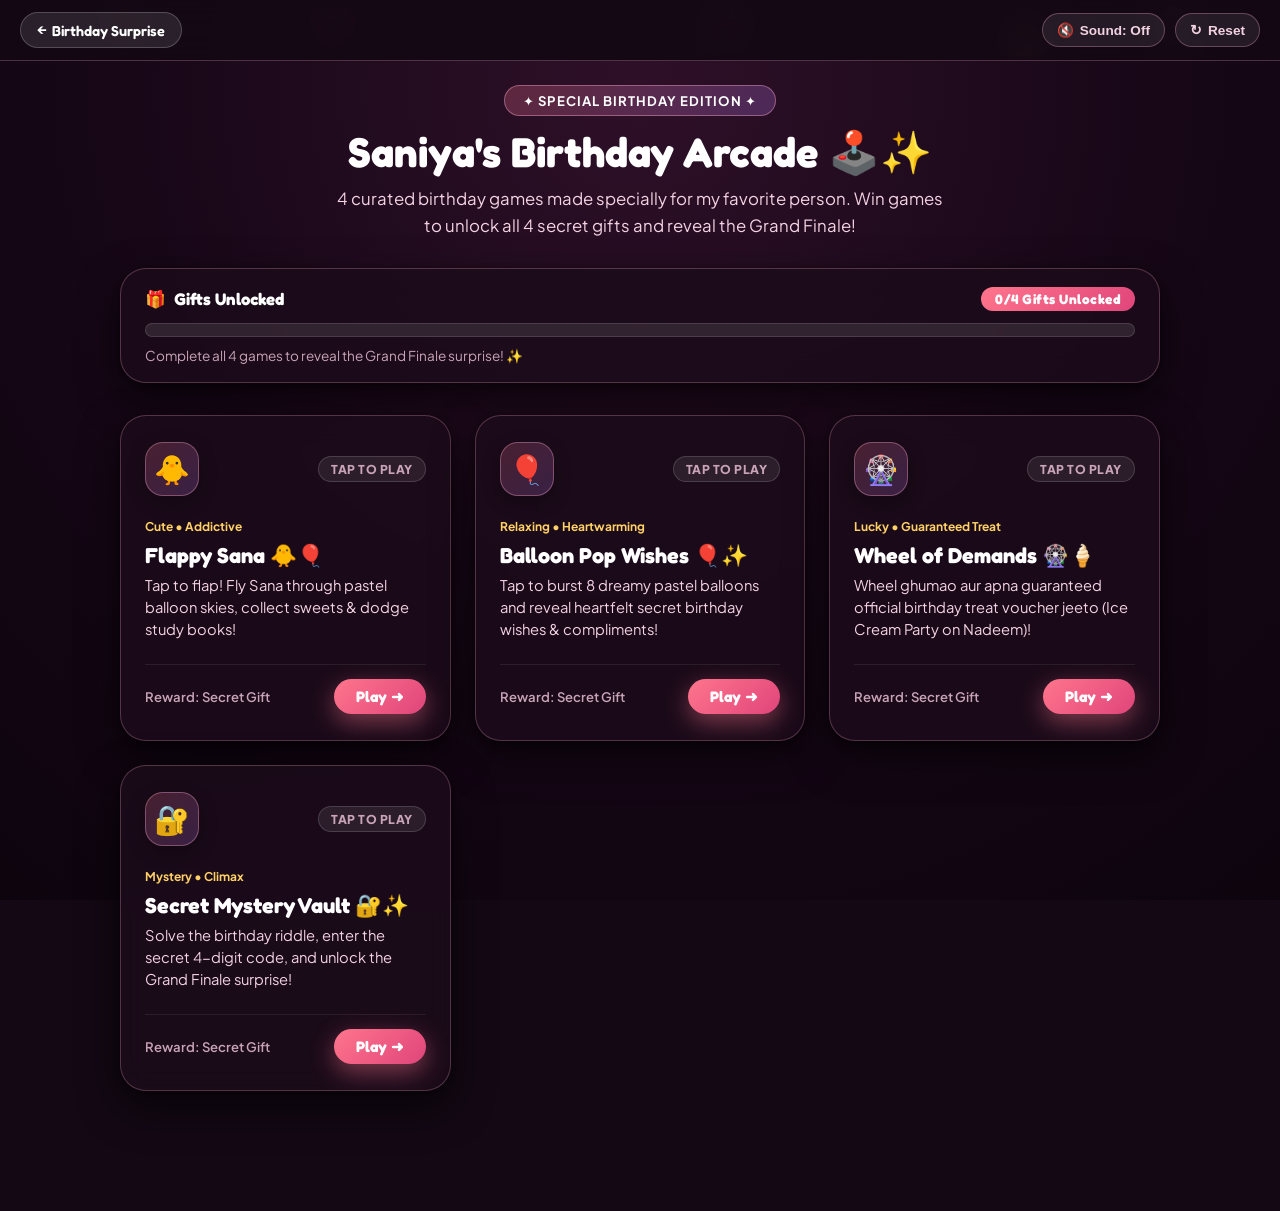
<file: arcade.html>
<!DOCTYPE html>
<html lang="en">
<head>
  <meta charset="UTF-8" />
  <meta name="viewport" content="width=device-width, initial-scale=1.0, maximum-scale=1.0, user-scalable=no" />
  <title>Saniya's Birthday Arcade 🎮✨</title>

  <!-- Google Fonts: Rounded & Aesthetic Display Fonts -->
  <link rel="preconnect" href="https://fonts.googleapis.com">
  <link rel="preconnect" href="https://fonts.gstatic.com" crossorigin>
  <link href="https://fonts.googleapis.com/css2?family=Caveat:wght@600;700&family=Fredoka:wght@400;500;600;700&family=Outfit:wght@400;500;600;700;800&family=Plus+Jakarta+Sans:wght@400;500;600;700;800&display=swap" rel="stylesheet">

  <link rel="stylesheet" href="arcade.css?v=2" />
</head>
<body class="arcade-body">

  <!-- Floating Balloons Ambient Background -->
  <div class="arcade-ambient-layer">
    <div class="floating-balloon balloon-1">🎈</div>
    <div class="floating-balloon balloon-2">💖</div>
    <div class="floating-balloon balloon-3">✨</div>
    <div class="floating-balloon balloon-4">🎂</div>
    <div class="floating-balloon balloon-5">🌸</div>
  </div>

  <!-- Top Sticky Arcade Navigation -->
  <header class="arcade-top-nav">
    <div class="arcade-nav-left">
      <a href="index.html" class="arcade-back-link" title="Return to Main Surprise">
        <span>←</span> <span>Birthday Surprise</span>
      </a>
    </div>
    <div class="arcade-nav-actions">
      <button type="button" class="arcade-sound-btn" id="arcade-sound-toggle" onclick="window.ArcadeUtils.SoundManager.toggleMute()">
        🔇 <span>Sound: Off</span>
      </button>
      <button type="button" class="arcade-sound-btn" onclick="if(confirm('Reset all 6 arcade games progress?')) window.ArcadeUtils.resetProgress()" title="Reset Progress">
        ↻ <span>Reset</span>
      </button>
    </div>
  </header>

  <!-- Master Arcade Container -->
  <main class="arcade-container">
    
    <!-- Hero Header -->
    <section class="arcade-hero">
      <div class="arcade-badge-pill">✦ SPECIAL BIRTHDAY EDITION ✦</div>
      <h1 class="arcade-hero-title" id="arcade-hero-title" title="Tap 5 times for a secret easter egg!">
        Saniya's Birthday Arcade 🕹️✨
      </h1>
      <p class="arcade-hero-sub">
        4 curated birthday games made specially for my favorite person. Win games to unlock all 4 secret gifts and reveal the Grand Finale!
      </p>
    </section>

    <!-- Progress Card (X/4 Gifts Unlocked) -->
    <section class="arcade-progress-card">
      <div class="progress-header-row">
        <div class="progress-title-tag">
          <span>🎁</span> <span>Gifts Unlocked</span>
        </div>
        <span class="progress-count-pill" id="progress-count-pill">0/4 Gifts Unlocked</span>
      </div>
      <div class="arcade-progress-track">
        <div class="arcade-progress-fill" id="arcade-progress-fill"></div>
      </div>
      <div class="progress-footer-note">
        <span>Complete all 4 games to reveal the Grand Finale surprise! ✨</span>
        <button type="button" class="grand-finale-cta-btn" id="arcade-finale-cta" style="display:none;" onclick="window.ArcadeHub.triggerGrandFinale()">
          🎉 Reveal Grand Finale! ➜
        </button>
      </div>
    </section>

    <!-- 4 Game Cards Grid -->
    <section class="arcade-games-grid" id="arcade-games-grid"></section>

  </main>

  <!-- ===================================================================== -->
  <!-- 🐥 GAME 1 VIEW: FLAPPY SANA (SKY HIGH ADVENTURE)                      -->
  <!-- ===================================================================== -->
  <div id="flappySana-view" class="arcade-game-view hidden">
    <div class="game-view-header">
      <div class="game-view-title-wrap">
        <span class="game-view-icon">🐥</span>
        <h2>Flappy Sana</h2>
      </div>
      <button type="button" class="arcade-back-link" onclick="window.ArcadeHub.closeGameView()">✕ Back</button>
    </div>
    <div class="game-view-container">
      <div class="flappysana-stage">
        <div class="flappysana-stats-bar">
          <span id="flappySana-score">Score: 0 / 10</span>
          <button type="button" class="arcade-back-link" id="flappySana-retry-btn" onclick="window.FlappySanaGame.reset()" style="display:none; padding:4px 12px; font-size:0.75rem; background:#ff4d6d; color:#fff;">Retry ↻</button>
        </div>
        <canvas class="flappysana-canvas" id="flappySana-canvas"></canvas>
        <div class="flappy-controls-bar">
          <button type="button" class="arcade-btn-play flappy-flap-btn" onclick="window.FlappySanaGame.flap()">
            TAP TO FLAP 🪽
          </button>
        </div>
        <p style="font-size:0.82rem; color:var(--arcade-text-muted); text-align:center;">
          💡 Tap screen or press Spacebar to flap & fly! Collect stars ⭐ and pass 10 points to win!
        </p>
      </div>
    </div>
  </div>

  <!-- ===================================================================== -->
  <!-- 🎈 GAME 2 VIEW: BALLOON POP WISHES                                    -->
  <!-- ===================================================================== -->
  <div id="balloonPop-view" class="arcade-game-view hidden">
    <div class="game-view-header">
      <div class="game-view-title-wrap">
        <span class="game-view-icon">🎈</span>
        <h2>Balloon Pop Wishes</h2>
      </div>
      <button type="button" class="arcade-back-link" onclick="window.ArcadeHub.closeGameView()">✕ Back</button>
    </div>
    <div class="game-view-container">
      <div id="balloonPop-stage"></div>
    </div>
  </div>

  <!-- ===================================================================== -->
  <!-- 🎡 GAME 3 VIEW: SANIYA KI FARMAISH - WHEEL OF DEMANDS (AFREEN STYLE)  -->
  <!-- ===================================================================== -->
  <div id="spinWheel-view" class="arcade-game-view hidden">
    <div class="game-view-header">
      <div class="game-view-title-wrap">
        <span class="game-view-icon">🎡</span>
        <h2>Wheel of Demands</h2>
      </div>
      <button type="button" class="arcade-back-link" onclick="window.ArcadeHub.closeGameView()">✕ Back</button>
    </div>
    <div class="game-view-container">
      <div id="spinWheel-stage"></div>
    </div>
  </div>

  <!-- ===================================================================== -->
  <!-- 🔐 GAME 4 VIEW: SECRET MYSTERY VAULT (GRAND CLIMAX)                   -->
  <!-- ===================================================================== -->
  <div id="secretVault-view" class="arcade-game-view hidden">
    <div class="game-view-header">
      <div class="game-view-title-wrap">
        <span class="game-view-icon">🔐</span>
        <h2>Secret Mystery Vault</h2>
      </div>
      <button type="button" class="arcade-back-link" onclick="window.ArcadeHub.closeGameView()">✕ Back</button>
    </div>
    <div class="game-view-container">
      <div id="secretVault-stage"></div>
    </div>
  </div>

  <!-- Scripts -->
  <script src="content.js?v=5"></script>
  <script src="utils.js?v=5"></script>
  <script src="flappySana.js?v=5"></script>
  <script src="balloonPop.js?v=5"></script>
  <script src="spinWheel.js?v=5"></script>
  <script src="secretVault.js?v=5"></script>
  <script src="arcade.js?v=5"></script>
  <!-- ✨ Magic Cursor Trail -->
  <script src="cursorTrail.js"></script>
</body>
</html>
</file>
<file: arcade.css>
/**
 * ==============================================================================
 * 🌸 SANIYA'S BIRTHDAY ARCADE - MASTER DESIGN SYSTEM & CSS STYLES 🌸
 * ==============================================================================
 * Theme: Soft dreamy glassmorphism, pastel pinks, lilacs, creamy ivories, warm gold
 * Micro-animations, responsive 360px+ mobile-first layout.
 * ==============================================================================
 */

:root {
  /* ─── DREAMY PASTEL PALETTE ─── */
  --arcade-bg: #130814;
  --arcade-gradient: radial-gradient(circle at 50% 10%, #2e1028 0%, #170717 50%, #0d040e 100%);
  
  --arcade-pink-100: #ffe5ec;
  --arcade-pink-300: #ffb3c1;
  --arcade-pink-500: #ff758c;
  --arcade-pink-700: #e0457b;
  --arcade-pink-900: #a31d4e;

  --arcade-lilac-100: #f3e8ff;
  --arcade-lilac-300: #d8b4fe;
  --arcade-lilac-500: #b87cf8;

  --arcade-gold: #ffd166;
  --arcade-peach: #ffb347;
  --arcade-mint: #a0e7e5;

  --arcade-card-bg: rgba(28, 12, 27, 0.88);
  --arcade-card-border: rgba(255, 175, 204, 0.25);
  --arcade-card-hover: rgba(42, 17, 39, 0.95);
  --arcade-glass: rgba(255, 255, 255, 0.08);

  --arcade-text-title: #ffffff;
  --arcade-text-sub: #f3d2e2;
  --arcade-text-muted: #c9a4b8;
  --arcade-text-dark: #1f0f1c;

  /* Typography */
  --font-display: 'Fredoka', 'Outfit', sans-serif;
  --font-body: 'Plus Jakarta Sans', system-ui, sans-serif;
  --font-script: 'Caveat', cursive;

  /* Radii */
  --radius-lg: 26px;
  --radius-md: 18px;
  --radius-sm: 12px;
  --radius-pill: 9999px;

  /* Shadows */
  --shadow-card: 0 16px 40px rgba(0, 0, 0, 0.6), 0 2px 10px rgba(0, 0, 0, 0.4);
  --shadow-btn: 0 8px 24px rgba(255, 117, 140, 0.45);
  --shadow-glow: 0 0 25px rgba(255, 117, 140, 0.35);
}

/* ─── RESET & BASE ─── */
*, *::before, *::after {
  box-sizing: border-box;
  margin: 0;
  padding: 0;
  -webkit-tap-highlight-color: transparent;
}

body.arcade-body {
  font-family: var(--font-body);
  background: var(--arcade-bg);
  background-image: var(--arcade-gradient);
  background-attachment: fixed;
  color: var(--arcade-text-sub);
  min-height: 100vh;
  overflow-x: hidden;
  position: relative;
}

/* Floating Balloons Ambient Layer */
.arcade-ambient-layer {
  position: fixed;
  top: 0;
  left: 0;
  width: 100%;
  height: 100%;
  pointer-events: none;
  z-index: 0;
  overflow: hidden;
}

.floating-balloon {
  position: absolute;
  font-size: 2.2rem;
  opacity: 0.18;
  animation: floatUpSlow linear infinite;
}

.balloon-1 { left: 8%;  animation-duration: 18s; animation-delay: 0s; }
.balloon-2 { left: 24%; animation-duration: 22s; animation-delay: 4s; font-size: 2.6rem; }
.balloon-3 { left: 55%; animation-duration: 20s; animation-delay: 2s; }
.balloon-4 { left: 78%; animation-duration: 25s; animation-delay: 6s; font-size: 2.8rem; }
.balloon-5 { left: 90%; animation-duration: 19s; animation-delay: 1s; }

@keyframes floatUpSlow {
  0% { transform: translateY(110vh) rotate(0deg); }
  100% { transform: translateY(-20vh) rotate(20deg); }
}

/* ─── TOP ARCADE BAR ─── */
.arcade-top-nav {
  position: sticky;
  top: 0;
  left: 0;
  right: 0;
  z-index: 100;
  backdrop-filter: blur(16px);
  -webkit-backdrop-filter: blur(16px);
  background: rgba(19, 8, 20, 0.88);
  border-bottom: 1px solid var(--arcade-card-border);
  padding: 12px 20px;
  display: flex;
  align-items: center;
  justify-content: space-between;
  gap: 12px;
}

.arcade-nav-left {
  display: flex;
  align-items: center;
  gap: 12px;
}

.arcade-back-link {
  display: inline-flex;
  align-items: center;
  gap: 6px;
  background: rgba(255, 255, 255, 0.1);
  color: #ffffff;
  text-decoration: none;
  font-family: var(--font-display);
  font-weight: 600;
  font-size: 0.9rem;
  padding: 8px 16px;
  border-radius: var(--radius-pill);
  border: 1px solid rgba(255, 255, 255, 0.2);
  transition: all 0.2s ease;
  cursor: pointer;
}

.arcade-back-link:hover {
  background: rgba(255, 117, 140, 0.35);
  border-color: var(--arcade-pink-300);
  transform: translateX(-3px);
}

.arcade-nav-actions {
  display: flex;
  align-items: center;
  gap: 10px;
}

.arcade-sound-btn {
  background: rgba(255, 255, 255, 0.08);
  border: 1px solid rgba(255, 175, 204, 0.3);
  color: var(--arcade-text-sub);
  padding: 8px 14px;
  border-radius: var(--radius-pill);
  font-size: 0.85rem;
  font-weight: 600;
  cursor: pointer;
  display: inline-flex;
  align-items: center;
  gap: 6px;
  transition: all 0.2s ease;
}

.arcade-sound-btn:hover {
  background: rgba(255, 255, 255, 0.16);
  color: #ffffff;
}

.arcade-sound-btn.sound-active {
  background: rgba(255, 117, 140, 0.25);
  border-color: var(--arcade-pink-500);
  color: #ffffff;
}

/* ─── ARCADE WRAPPER ─── */
.arcade-container {
  max-width: 1080px;
  margin: 0 auto;
  padding: 24px 20px 80px;
  position: relative;
  z-index: 10;
}

/* ─── HERO HEADER ─── */
.arcade-hero {
  text-align: center;
  margin-bottom: 28px;
}

.arcade-badge-pill {
  display: inline-flex;
  align-items: center;
  gap: 8px;
  background: linear-gradient(135deg, rgba(255, 117, 140, 0.25), rgba(184, 124, 248, 0.25));
  border: 1px solid rgba(255, 175, 204, 0.4);
  color: #ffffff;
  padding: 6px 18px;
  border-radius: var(--radius-pill);
  font-size: 0.82rem;
  font-weight: 700;
  letter-spacing: 1px;
  margin-bottom: 12px;
  text-transform: uppercase;
}

.arcade-hero-title {
  font-family: var(--font-display);
  font-size: 2.6rem;
  font-weight: 800;
  color: #ffffff;
  line-height: 1.15;
  margin-bottom: 10px;
  cursor: pointer;
  user-select: none;
  transition: transform 0.2s ease;
}

.arcade-hero-title:active {
  transform: scale(0.98);
}

.arcade-hero-sub {
  font-size: 1.05rem;
  color: var(--arcade-text-sub);
  max-width: 620px;
  margin: 0 auto 20px;
  line-height: 1.6;
}

/* ─── PROGRESS BAR (X/6 GIFTS) ─── */
.arcade-progress-card {
  background: var(--arcade-card-bg);
  border: 1px solid var(--arcade-card-border);
  backdrop-filter: blur(14px);
  -webkit-backdrop-filter: blur(14px);
  border-radius: var(--radius-lg);
  padding: 18px 24px;
  box-shadow: var(--shadow-card);
  margin-bottom: 32px;
}

.progress-header-row {
  display: flex;
  align-items: center;
  justify-content: space-between;
  margin-bottom: 12px;
  font-family: var(--font-display);
}

.progress-title-tag {
  display: flex;
  align-items: center;
  gap: 8px;
  color: #ffffff;
  font-weight: 700;
  font-size: 1.05rem;
}

.progress-count-pill {
  background: linear-gradient(135deg, var(--arcade-pink-500), var(--arcade-pink-700));
  color: #ffffff;
  padding: 4px 14px;
  border-radius: var(--radius-pill);
  font-size: 0.85rem;
  font-weight: 800;
  letter-spacing: 0.5px;
}

.arcade-progress-track {
  width: 100%;
  height: 14px;
  background: rgba(255, 255, 255, 0.1);
  border-radius: var(--radius-pill);
  overflow: hidden;
  position: relative;
  border: 1px solid rgba(255, 255, 255, 0.12);
}

.arcade-progress-fill {
  height: 100%;
  width: 0%;
  background: linear-gradient(90deg, #ff758c, #ffd166, #b87cf8);
  border-radius: var(--radius-pill);
  transition: width 0.6s cubic-bezier(0.34, 1.56, 0.64, 1);
  box-shadow: 0 0 14px rgba(255, 117, 140, 0.8);
}

.progress-footer-note {
  margin-top: 10px;
  font-size: 0.85rem;
  color: var(--arcade-text-muted);
  display: flex;
  align-items: center;
  justify-content: space-between;
}

.grand-finale-cta-btn {
  background: linear-gradient(135deg, #ffd166, #ff758c);
  border: none;
  color: #21091a;
  font-family: var(--font-display);
  font-size: 0.88rem;
  font-weight: 800;
  padding: 6px 16px;
  border-radius: var(--radius-pill);
  cursor: pointer;
  display: inline-flex;
  align-items: center;
  gap: 6px;
  box-shadow: 0 4px 14px rgba(255, 209, 102, 0.4);
  transition: all 0.2s ease;
}

.grand-finale-cta-btn:hover {
  transform: translateY(-2px);
  box-shadow: 0 6px 20px rgba(255, 209, 102, 0.6);
}

/* ─── GAMES GRID ─── */
.arcade-games-grid {
  display: grid;
  grid-template-columns: repeat(auto-fit, minmax(300px, 1fr));
  gap: 24px;
  margin-bottom: 40px;
}

.arcade-game-card {
  background: var(--arcade-card-bg);
  border: 1px solid var(--arcade-card-border);
  backdrop-filter: blur(14px);
  -webkit-backdrop-filter: blur(14px);
  border-radius: var(--radius-lg);
  padding: 26px 24px;
  box-shadow: var(--shadow-card);
  display: flex;
  flex-direction: column;
  justify-content: space-between;
  gap: 18px;
  position: relative;
  overflow: hidden;
  transition: transform 0.25s ease, box-shadow 0.25s ease, border-color 0.25s ease;
  cursor: pointer;
}

.arcade-game-card:hover {
  transform: translateY(-5px);
  background: var(--arcade-card-hover);
  border-color: rgba(255, 175, 204, 0.6);
  box-shadow: 0 24px 50px rgba(0, 0, 0, 0.75), var(--shadow-glow);
}

.card-top-row {
  display: flex;
  align-items: center;
  justify-content: space-between;
}

.game-icon-box {
  width: 54px;
  height: 54px;
  background: linear-gradient(135deg, rgba(255, 117, 140, 0.2), rgba(184, 124, 248, 0.2));
  border: 1px solid rgba(255, 175, 204, 0.35);
  border-radius: var(--radius-md);
  display: flex;
  align-items: center;
  justify-content: center;
  font-size: 1.8rem;
  box-shadow: 0 6px 18px rgba(0, 0, 0, 0.3);
}

.game-status-badge {
  font-size: 0.76rem;
  font-weight: 800;
  padding: 4px 12px;
  border-radius: var(--radius-pill);
  letter-spacing: 0.5px;
  text-transform: uppercase;
}

.badge-locked {
  background: rgba(255, 255, 255, 0.08);
  color: var(--arcade-text-muted);
  border: 1px solid rgba(255, 255, 255, 0.15);
}

.badge-completed {
  background: linear-gradient(135deg, #10b981, #059669);
  color: #ffffff;
  box-shadow: 0 4px 12px rgba(16, 185, 129, 0.4);
}

.game-info-wrap h3 {
  font-family: var(--font-display);
  font-size: 1.35rem;
  font-weight: 700;
  color: #ffffff;
  margin-bottom: 6px;
}

.game-difficulty-tag {
  display: inline-block;
  font-size: 0.75rem;
  color: var(--arcade-gold);
  font-weight: 700;
  margin-bottom: 8px;
}

.game-info-wrap p {
  font-size: 0.92rem;
  color: var(--arcade-text-sub);
  line-height: 1.5;
}

.card-action-row {
  display: flex;
  align-items: center;
  justify-content: space-between;
  margin-top: 6px;
  padding-top: 14px;
  border-top: 1px solid rgba(255, 255, 255, 0.08);
}

.game-best-score {
  font-size: 0.82rem;
  color: var(--arcade-text-muted);
  font-weight: 600;
}

.arcade-btn-play {
  background: linear-gradient(135deg, var(--arcade-pink-500), var(--arcade-pink-700));
  border: none;
  color: #ffffff;
  font-family: var(--font-display);
  font-size: 0.95rem;
  font-weight: 700;
  padding: 8px 22px;
  border-radius: var(--radius-pill);
  cursor: pointer;
  display: inline-flex;
  align-items: center;
  gap: 6px;
  box-shadow: var(--shadow-btn);
  transition: all 0.2s ease;
}

.arcade-btn-play:hover {
  transform: translateY(-2px);
  box-shadow: 0 8px 25px rgba(255, 117, 140, 0.6);
}

.arcade-btn-play:active {
  transform: scale(0.96);
}

/* ─── ACTIVE GAME MODAL / VIEW ─── */
.arcade-game-view {
  position: fixed;
  top: 0;
  left: 0;
  width: 100%;
  height: 100%;
  z-index: 500;
  background: rgba(14, 5, 15, 0.96);
  backdrop-filter: blur(18px);
  -webkit-backdrop-filter: blur(18px);
  display: flex;
  flex-direction: column;
  overflow-y: auto;
  opacity: 1;
  transition: opacity 0.3s ease;
}

.arcade-game-view.hidden {
  display: none;
  opacity: 0;
}

.game-view-header {
  position: sticky;
  top: 0;
  z-index: 510;
  background: rgba(22, 9, 23, 0.94);
  border-bottom: 1px solid var(--arcade-card-border);
  padding: 14px 20px;
  display: flex;
  align-items: center;
  justify-content: space-between;
  gap: 12px;
}

.game-view-title-wrap {
  display: flex;
  align-items: center;
  gap: 10px;
}

.game-view-icon {
  font-size: 1.5rem;
}

.game-view-title-wrap h2 {
  font-family: var(--font-display);
  font-size: 1.25rem;
  font-weight: 700;
  color: #ffffff;
}

.game-view-container {
  max-width: 680px;
  width: 100%;
  margin: 0 auto;
  padding: 24px 18px 60px;
  display: flex;
  flex-direction: column;
  align-items: center;
  min-height: calc(100vh - 70px);
}

/* ─── GAME 1: SANIYA-DLE (WORDLE) ─── */
.wordle-stage {
  width: 100%;
  max-width: 380px;
  display: flex;
  flex-direction: column;
  align-items: center;
  gap: 16px;
}

.wordle-clue-pill {
  background: rgba(255, 209, 102, 0.15);
  border: 1px solid rgba(255, 209, 102, 0.4);
  color: var(--arcade-gold);
  padding: 8px 16px;
  border-radius: var(--radius-pill);
  font-size: 0.88rem;
  font-weight: 600;
  text-align: center;
  width: 100%;
}

.wordle-grid {
  display: grid;
  grid-template-rows: repeat(6, 1fr);
  gap: 8px;
  width: 100%;
  max-width: 330px;
  aspect-ratio: 5 / 6;
}

.wordle-row {
  display: grid;
  grid-template-columns: repeat(5, 1fr);
  gap: 8px;
}

.wordle-tile {
  background: rgba(255, 255, 255, 0.06);
  border: 2px solid rgba(255, 175, 204, 0.25);
  border-radius: 12px;
  display: flex;
  align-items: center;
  justify-content: center;
  font-family: var(--font-display);
  font-size: 1.5rem;
  font-weight: 800;
  color: #ffffff;
  text-transform: uppercase;
  transition: transform 0.3s ease, background 0.3s ease, border-color 0.3s ease;
  user-select: none;
}

.wordle-tile.pop {
  transform: scale(1.1);
  border-color: rgba(255, 175, 204, 0.7);
}

.wordle-tile.correct {
  background: #10b981 !important;
  border-color: #10b981 !important;
  color: #ffffff !important;
}

.wordle-tile.present {
  background: #f59e0b !important;
  border-color: #f59e0b !important;
  color: #ffffff !important;
}

.wordle-tile.absent {
  background: #374151 !important;
  border-color: #374151 !important;
  color: #9ca3af !important;
}

.wordle-keyboard {
  width: 100%;
  max-width: 440px;
  display: flex;
  flex-direction: column;
  gap: 6px;
  margin-top: 10px;
}

.kb-row {
  display: flex;
  justify-content: center;
  gap: 4px;
}

.kb-key {
  background: rgba(255, 255, 255, 0.12);
  border: 1px solid rgba(255, 255, 255, 0.18);
  border-radius: 8px;
  color: #ffffff;
  font-family: var(--font-display);
  font-size: 0.95rem;
  font-weight: 700;
  height: 46px;
  min-width: 30px;
  flex: 1;
  display: flex;
  align-items: center;
  justify-content: center;
  cursor: pointer;
  user-select: none;
  transition: all 0.15s ease;
}

.kb-key.wide {
  flex: 1.6;
  font-size: 0.8rem;
}

.kb-key:active {
  transform: scale(0.92);
}

.kb-key.correct {
  background: #10b981 !important;
  border-color: #10b981 !important;
}

.kb-key.present {
  background: #f59e0b !important;
  border-color: #f59e0b !important;
}

.kb-key.absent {
  background: #1f2937 !important;
  opacity: 0.45;
}

/* ─── GAME 2: CONNECTIONS (WHO KNOWS SANA?) ─── */
.connections-stage {
  width: 100%;
  max-width: 520px;
  display: flex;
  flex-direction: column;
  gap: 16px;
}

.connections-status-row {
  display: flex;
  align-items: center;
  justify-content: space-between;
  background: rgba(255, 255, 255, 0.05);
  padding: 10px 18px;
  border-radius: var(--radius-pill);
  border: 1px solid rgba(255, 255, 255, 0.1);
  font-size: 0.88rem;
}

.mistakes-dots {
  display: inline-flex;
  gap: 6px;
  align-items: center;
}

.mistake-dot {
  width: 10px;
  height: 10px;
  border-radius: 50%;
  background: var(--arcade-pink-500);
}

.mistake-dot.used {
  background: rgba(255, 255, 255, 0.2);
}

.connections-revealed-list {
  display: flex;
  flex-direction: column;
  gap: 10px;
}

.revealed-category-card {
  padding: 14px 18px;
  border-radius: var(--radius-md);
  text-align: center;
  color: #1a0f18;
  animation: popIn 0.35s cubic-bezier(0.34, 1.56, 0.64, 1);
}

.revealed-category-card h4 {
  font-family: var(--font-display);
  font-size: 1.05rem;
  font-weight: 800;
  margin-bottom: 4px;
}

.revealed-category-card p {
  font-size: 0.88rem;
  font-weight: 600;
  opacity: 0.9;
}

.connections-grid {
  display: grid;
  grid-template-columns: repeat(4, 1fr);
  gap: 10px;
}

.connection-tile {
  background: rgba(45, 18, 42, 0.9);
  border: 1.5px solid rgba(255, 175, 204, 0.3);
  border-radius: 14px;
  min-height: 76px;
  padding: 8px 6px;
  display: flex;
  align-items: center;
  justify-content: center;
  text-align: center;
  font-size: 0.86rem;
  font-weight: 700;
  color: #ffffff;
  cursor: pointer;
  user-select: none;
  transition: all 0.2s ease;
  line-height: 1.25;
}

.connection-tile.selected {
  background: linear-gradient(135deg, var(--arcade-pink-700), var(--arcade-pink-500));
  border-color: #ffffff;
  transform: scale(0.97);
  box-shadow: 0 4px 14px rgba(255, 117, 140, 0.6);
}

.connection-tile.shake {
  animation: shakeX 0.4s ease;
}

@keyframes shakeX {
  0%, 100% { transform: translateX(0); }
  25% { transform: translateX(-6px); }
  75% { transform: translateX(6px); }
}

.connections-actions-bar {
  display: flex;
  justify-content: center;
  gap: 12px;
  margin-top: 8px;
}

/* ─── GAME 3: MEMORY MATCH ─── */
.memory-stage {
  width: 100%;
  max-width: 480px;
  display: flex;
  flex-direction: column;
  gap: 16px;
  align-items: center;
}

.memory-stats-bar {
  display: flex;
  gap: 14px;
  width: 100%;
  justify-content: space-around;
  background: rgba(255, 255, 255, 0.06);
  padding: 10px 18px;
  border-radius: var(--radius-pill);
  border: 1px solid rgba(255, 255, 255, 0.12);
  font-family: var(--font-display);
  font-size: 0.92rem;
  font-weight: 700;
  color: #ffffff;
}

.memory-grid {
  display: grid;
  grid-template-columns: repeat(4, 1fr);
  gap: 10px;
  width: 100%;
  perspective: 1000px;
}

.memory-card {
  aspect-ratio: 1;
  background: transparent;
  border: none;
  cursor: pointer;
  position: relative;
  transform-style: preserve-3d;
  transition: transform 0.45s cubic-bezier(0.34, 1.56, 0.64, 1);
  border-radius: 16px;
}

.memory-card.flipped {
  transform: rotateY(180deg);
}

.memory-card.matched {
  transform: rotateY(180deg);
  opacity: 0.85;
}

.memory-face {
  position: absolute;
  top: 0;
  left: 0;
  width: 100%;
  height: 100%;
  border-radius: 16px;
  backface-visibility: hidden;
  -webkit-backface-visibility: hidden;
  display: flex;
  align-items: center;
  justify-content: center;
  box-shadow: 0 4px 12px rgba(0, 0, 0, 0.4);
}

.face-back {
  background: linear-gradient(135deg, #2f122c, #190919);
  border: 2px solid rgba(255, 175, 204, 0.35);
  font-size: 1.6rem;
  color: var(--arcade-pink-300);
}

.face-front {
  background: #ffffff;
  border: 2px solid var(--arcade-pink-500);
  transform: rotateY(180deg);
  overflow: hidden;
}

.memory-img {
  width: 100%;
  height: 100%;
  object-fit: cover;
}

.memory-emoji-fallback {
  font-size: 2.2rem;
}

/* ─── GAME 4: 2048 CAKE EDITION ─── */
.game2048-stage {
  width: 100%;
  max-width: 400px;
  display: flex;
  flex-direction: column;
  gap: 14px;
  align-items: center;
}

.game2048-header-bar {
  display: flex;
  justify-content: space-between;
  width: 100%;
  align-items: center;
}

.score-box-wrap {
  display: flex;
  gap: 10px;
}

.score-box {
  background: rgba(255, 255, 255, 0.08);
  border: 1px solid rgba(255, 175, 204, 0.25);
  padding: 6px 14px;
  border-radius: var(--radius-sm);
  text-align: center;
}

.score-box-label {
  font-size: 0.7rem;
  color: var(--arcade-text-muted);
  text-transform: uppercase;
  font-weight: 700;
}

.score-box-val {
  font-family: var(--font-display);
  font-size: 1.25rem;
  font-weight: 800;
  color: #ffffff;
}

.game2048-board {
  width: 100%;
  aspect-ratio: 1;
  background: rgba(32, 13, 31, 0.95);
  border: 3px solid rgba(255, 175, 204, 0.3);
  border-radius: var(--radius-lg);
  padding: 10px;
  display: grid;
  grid-template-columns: repeat(4, 1fr);
  grid-template-rows: repeat(4, 1fr);
  gap: 10px;
  position: relative;
  touch-action: none;
}

.tile2048 {
  border-radius: 14px;
  display: flex;
  flex-direction: column;
  align-items: center;
  justify-content: center;
  font-family: var(--font-display);
  font-weight: 800;
  user-select: none;
  box-shadow: 0 4px 10px rgba(0, 0, 0, 0.35);
  transition: transform 0.15s ease;
  overflow: hidden;
  padding: 4px;
  text-align: center;
}

.tile2048-empty {
  background: rgba(255, 255, 255, 0.05);
}

.tile2048-emoji {
  font-size: 1.7rem;
  line-height: 1;
}

.tile2048-num {
  font-size: 0.85rem;
  margin-top: 2px;
}

.tile2048.pop {
  animation: popIn 0.2s cubic-bezier(0.34, 1.56, 0.64, 1);
}

@keyframes popIn {
  0% { transform: scale(0.6); opacity: 0; }
  100% { transform: scale(1); opacity: 1; }
}

/* ─── GAME 5: CATCH THE GIFTS ─── */
.catcher-stage {
  width: 100%;
  max-width: 440px;
  display: flex;
  flex-direction: column;
  gap: 12px;
  align-items: center;
}

.catcher-stats-bar {
  display: flex;
  justify-content: space-between;
  width: 100%;
  padding: 10px 18px;
  background: rgba(255, 255, 255, 0.08);
  border-radius: var(--radius-pill);
  border: 1px solid rgba(255, 175, 204, 0.25);
  font-family: var(--font-display);
  font-weight: 700;
  font-size: 0.92rem;
  color: #ffffff;
}

.catcher-lives-wrap {
  display: flex;
  gap: 4px;
}

.catcher-canvas {
  width: 100%;
  height: 440px;
  background: linear-gradient(180deg, #1e091e 0%, #100311 100%);
  border: 2px solid rgba(255, 175, 204, 0.3);
  border-radius: var(--radius-lg);
  box-shadow: var(--shadow-card);
  touch-action: none;
}

/* ─── GAME 6: SCRATCH CARDS + SPIN WHEEL ─── */
.rewards-stage {
  width: 100%;
  max-width: 580px;
  display: flex;
  flex-direction: column;
  gap: 28px;
  align-items: center;
}

.scratch-cards-grid {
  display: grid;
  grid-template-columns: repeat(auto-fit, minmax(220px, 1fr));
  gap: 16px;
  width: 100%;
}

.arcade-scratch-card {
  position: relative;
  background: #ffffff;
  border-radius: var(--radius-md);
  box-shadow: 0 10px 25px rgba(0, 0, 0, 0.4);
  height: 200px;
  overflow: hidden;
  border: 2px solid #ffb3c1;
}

.scratch-hidden-content {
  position: absolute;
  top: 0;
  left: 0;
  width: 100%;
  height: 100%;
  padding: 16px;
  display: flex;
  flex-direction: column;
  align-items: center;
  justify-content: center;
  text-align: center;
  color: var(--arcade-text-dark);
}

.scratch-icon {
  font-size: 2.2rem;
  margin-bottom: 6px;
}

.scratch-title {
  font-family: var(--font-display);
  font-size: 1.05rem;
  font-weight: 800;
  color: #8c1e3d;
  margin-bottom: 4px;
}

.scratch-terms {
  font-size: 0.78rem;
  color: #553344;
  line-height: 1.35;
}

.scratch-canvas {
  position: absolute;
  top: 0;
  left: 0;
  width: 100%;
  height: 100%;
  cursor: grab;
  touch-action: none;
}

/* Wheel Section */
.wheel-section-wrap {
  width: 100%;
  display: flex;
  flex-direction: column;
  align-items: center;
  gap: 16px;
  margin-top: 10px;
}

.wheel-container {
  position: relative;
  width: 290px;
  height: 290px;
}

.wheel-canvas {
  width: 100%;
  height: 100%;
  border-radius: 50%;
  box-shadow: 0 0 30px rgba(255, 117, 140, 0.4);
}

.wheel-pointer {
  position: absolute;
  top: -12px;
  left: 50%;
  transform: translateX(-50%);
  font-size: 2rem;
  z-index: 20;
  filter: drop-shadow(0 4px 6px rgba(0, 0, 0, 0.5));
}

/* ─── GRAND FINALE FULLSCREEN SURPRISE ─── */
.grand-finale-overlay {
  position: fixed;
  top: 0;
  left: 0;
  width: 100%;
  height: 100%;
  z-index: 1000;
  background: radial-gradient(circle at 50% 20%, #381232 0%, #180619 55%, #080208 100%);
  overflow-y: auto;
  display: flex;
  flex-direction: column;
  align-items: center;
  padding: 40px 20px 80px;
  animation: fadeIn 0.6s ease forwards;
}

.finale-card-stage {
  max-width: 660px;
  width: 100%;
  background: rgba(24, 9, 23, 0.92);
  border: 1.5px solid rgba(255, 175, 204, 0.35);
  backdrop-filter: blur(20px);
  -webkit-backdrop-filter: blur(20px);
  border-radius: 32px;
  padding: 36px 28px;
  box-shadow: 0 30px 80px rgba(0, 0, 0, 0.9), 0 0 40px rgba(255, 117, 140, 0.35);
  display: flex;
  flex-direction: column;
  align-items: center;
  text-align: center;
  gap: 20px;
}

.finale-badge {
  background: linear-gradient(135deg, #ffd166, #ff758c);
  color: #1a0815;
  font-family: var(--font-display);
  font-weight: 800;
  font-size: 0.82rem;
  padding: 6px 18px;
  border-radius: var(--radius-pill);
  letter-spacing: 1px;
}

.finale-title {
  font-family: var(--font-display);
  font-size: 2.4rem;
  font-weight: 800;
  color: #ffffff;
  line-height: 1.2;
}

.finale-letter-scroll {
  background: #fffefb;
  border: 1px solid rgba(220, 195, 202, 0.7);
  border-radius: var(--radius-md);
  padding: 28px 22px;
  text-align: left;
  color: #1c151a;
  box-shadow: inset 0 0 20px rgba(200, 180, 185, 0.25), 0 10px 25px rgba(0, 0, 0, 0.35);
  width: 100%;
  line-height: 1.85;
  font-size: 1rem;
}

.finale-salutation {
  font-family: var(--font-script);
  font-size: 2rem;
  font-weight: 800;
  color: #8c1e3d;
  margin-bottom: 12px;
}

.finale-body-text p {
  margin-bottom: 14px;
  color: #1c151a;
}

.finale-signoff {
  font-family: var(--font-script);
  font-size: 1.6rem;
  font-weight: 700;
  color: #8c1e3d;
  margin-top: 18px;
  border-top: 1px dashed rgba(200, 150, 170, 0.4);
  padding-top: 12px;
}

/* Interactive Finale Cake */
.finale-cake-interactive {
  display: flex;
  flex-direction: column;
  align-items: center;
  gap: 12px;
  margin-top: 10px;
}

.interactive-cake-box {
  cursor: pointer;
  padding: 10px;
  transition: transform 0.2s ease;
}

.interactive-cake-box:hover {
  transform: scale(1.04);
}

.cake-candles-row {
  display: flex;
  gap: 16px;
  justify-content: center;
  margin-bottom: -4px;
}

.interactive-candle {
  display: flex;
  flex-direction: column;
  align-items: center;
  cursor: pointer;
}

.candle-flame {
  width: 12px;
  height: 20px;
  background: linear-gradient(0deg, #ff9800, #ffeb3b);
  border-radius: 50% 50% 35% 35%;
  box-shadow: 0 0 16px #ff9800, 0 0 24px #ff5722;
  animation: flicker 0.6s infinite alternate;
  transition: opacity 0.4s ease, transform 0.4s ease;
}

.candle-flame.blown {
  opacity: 0;
  transform: scale(0.2) translateY(-10px);
}

.candle-stick {
  width: 8px;
  height: 28px;
  background: repeating-linear-gradient(45deg, #ff80ab, #ff80ab 4px, #ffffff 4px, #ffffff 8px);
  border-radius: 4px;
}

.cake-tiers-svg {
  font-size: 5rem;
  line-height: 1;
}

@keyframes flicker {
  0% { transform: scale(1) rotate(-2deg); }
  100% { transform: scale(1.1) rotate(2deg); }
}

/* ─── TOASTS & MODAL OVERLAYS ─── */
.arcade-toast-container {
  position: fixed;
  top: 76px;
  left: 50%;
  transform: translateX(-50%);
  z-index: 2000;
  display: flex;
  flex-direction: column;
  gap: 8px;
  pointer-events: none;
}

.arcade-toast {
  background: rgba(35, 14, 34, 0.96);
  border: 1px solid rgba(255, 175, 204, 0.5);
  box-shadow: 0 10px 30px rgba(0, 0, 0, 0.7);
  padding: 10px 22px;
  border-radius: var(--radius-pill);
  color: #ffffff;
  font-weight: 600;
  font-size: 0.92rem;
  display: flex;
  align-items: center;
  gap: 8px;
  animation: slideDown 0.3s cubic-bezier(0.34, 1.56, 0.64, 1);
}

.arcade-toast.toast-fadeout {
  opacity: 0;
  transform: translateY(-10px);
  transition: all 0.3s ease;
}

@keyframes slideDown {
  0% { opacity: 0; transform: translateY(-20px); }
  100% { opacity: 1; transform: translateY(0); }
}

/* Reward Modal Card */
.arcade-reward-modal-overlay {
  position: fixed;
  top: 0;
  left: 0;
  width: 100%;
  height: 100%;
  z-index: 1500;
  background: rgba(10, 3, 11, 0.88);
  backdrop-filter: blur(14px);
  -webkit-backdrop-filter: blur(14px);
  display: flex;
  align-items: center;
  justify-content: center;
  padding: 20px;
  animation: fadeIn 0.25s ease;
}

.arcade-reward-modal-card {
  background: rgba(28, 12, 27, 0.96);
  border: 1.5px solid rgba(255, 175, 204, 0.4);
  border-radius: var(--radius-lg);
  padding: 32px 28px;
  max-width: 440px;
  width: 100%;
  text-align: center;
  box-shadow: 0 25px 60px rgba(0, 0, 0, 0.8), var(--shadow-glow);
  display: flex;
  flex-direction: column;
  align-items: center;
  gap: 12px;
  animation: popIn 0.35s cubic-bezier(0.34, 1.56, 0.64, 1);
}

.reward-sparkles-row {
  font-size: 2.2rem;
}

.reward-badge-chip {
  background: linear-gradient(135deg, var(--arcade-pink-500), var(--arcade-pink-700));
  color: #ffffff;
  font-size: 0.75rem;
  font-weight: 800;
  letter-spacing: 1px;
  padding: 4px 14px;
  border-radius: var(--radius-pill);
}

.reward-title {
  font-family: var(--font-display);
  font-size: 1.45rem;
  font-weight: 800;
  color: #ffffff;
}

.reward-desc {
  font-size: 0.95rem;
  color: var(--arcade-text-sub);
  line-height: 1.5;
}

.reward-message-quote {
  font-size: 0.9rem;
  font-style: italic;
  color: var(--arcade-gold);
  padding: 8px 12px;
  background: rgba(255, 255, 255, 0.05);
  border-radius: var(--radius-sm);
  width: 100%;
}

.reward-claim-btn {
  margin-top: 10px;
  background: linear-gradient(135deg, #ffd166, #ff758c);
  color: #1c0818;
  font-family: var(--font-display);
  font-weight: 800;
  font-size: 1rem;
  padding: 12px 28px;
  border-radius: var(--radius-pill);
  border: none;
  cursor: pointer;
  box-shadow: 0 6px 20px rgba(255, 209, 102, 0.5);
  transition: all 0.2s ease;
}

.reward-claim-btn:hover {
  transform: translateY(-2px);
  box-shadow: 0 8px 25px rgba(255, 209, 102, 0.7);
}

.reward-modal-exit {
  opacity: 0;
  transform: scale(0.9);
  transition: all 0.25s ease;
}

/* Confetti Canvas */
.arcade-confetti-canvas {
  position: fixed;
  top: 0;
  left: 0;
  width: 100%;
  height: 100%;
  pointer-events: none;
  z-index: 2500;
}

@keyframes fadeIn {
  0% { opacity: 0; }
  100% { opacity: 1; }
}

/* ─── RESPONSIVE BREAKPOINTS (360px+) ─── */
@media (max-width: 600px) {
  .arcade-hero-title {
    font-size: 2.1rem;
  }
  .arcade-games-grid {
    grid-template-columns: 1fr;
  }
  .connections-grid {
    gap: 6px;
  }
  .connection-tile {
    min-height: 64px;
    font-size: 0.78rem;
    padding: 6px 4px;
  }
  .kb-key {
    height: 42px;
    font-size: 0.88rem;
  }
  .kb-key.wide {
    font-size: 0.74rem;
  }
}

/* ==============================================================================
 * 🐥 GAME 1: FLAPPY SANA STYLES
 * ============================================================================== */
.flappysana-stage {
  display: flex;
  flex-direction: column;
  align-items: center;
  max-width: 460px;
  margin: 0 auto;
  gap: 12px;
  width: 100%;
}

.flappysana-stats-bar {
  display: flex;
  justify-content: space-between;
  align-items: center;
  width: 100%;
  padding: 10px 16px;
  background: var(--arcade-card-bg);
  border: 1px solid var(--arcade-card-border);
  border-radius: var(--radius-md);
  font-family: var(--font-display);
  font-size: 1.1rem;
  color: #ffffff;
}

.flappysana-canvas {
  width: 100%;
  max-width: 440px;
  height: 400px;
  background: linear-gradient(180deg, #ffdde1 0%, #ee9ca7 50%, #b8c0ff 100%);
  border-radius: var(--radius-md);
  border: 2px solid var(--arcade-card-border);
  touch-action: none;
  cursor: pointer;
  box-shadow: 0 10px 30px rgba(0,0,0,0.4);
}

.flappy-controls-bar {
  margin-top: 8px;
  width: 100%;
  display: flex;
  justify-content: center;
}

.flappy-flap-btn {
  font-size: 1.15rem;
  padding: 14px 40px;
  border-radius: var(--radius-pill);
  background: linear-gradient(135deg, #ff758c, #ff7eb3);
  color: #ffffff;
  box-shadow: 0 8px 25px rgba(255, 117, 140, 0.5);
  border: none;
  cursor: pointer;
  font-weight: 800;
  transition: transform 0.1s ease;
}

.flappy-flap-btn:active {
  transform: scale(0.94);
}

/* ==============================================================================
 * 🎈 GAME 2: BALLOON POP WISHES STYLES
 * ============================================================================== */
.balloon-game-container {
  max-width: 500px;
  margin: 0 auto;
  display: flex;
  flex-direction: column;
  gap: 16px;
  width: 100%;
}

.balloon-stats-bar {
  display: flex;
  flex-direction: column;
  align-items: center;
  gap: 4px;
  background: var(--arcade-card-bg);
  padding: 12px;
  border-radius: var(--radius-md);
  border: 1px solid var(--arcade-card-border);
  text-align: center;
}

.balloon-counter-tag {
  font-family: var(--font-display);
  font-size: 1.15rem;
  color: var(--arcade-gold);
  font-weight: 700;
}

.balloon-sky-grid {
  display: grid;
  grid-template-columns: repeat(4, 1fr);
  gap: 20px 10px;
  padding: 24px 10px;
}

.balloon-item {
  display: flex;
  flex-direction: column;
  align-items: center;
  cursor: pointer;
  animation: balloonBob 3s ease-in-out infinite alternate;
  animation-delay: var(--bob-delay);
  transition: transform 0.2s ease;
}

.balloon-item:hover {
  transform: scale(1.12);
}

.balloon-sphere {
  width: 64px;
  height: 76px;
  background: radial-gradient(circle at 30% 30%, #ffffff 0%, var(--balloon-color) 45%, #220822 100%);
  border-radius: 50% 50% 50% 50% / 40% 40% 60% 60%;
  position: relative;
  display: flex;
  justify-content: center;
  align-items: center;
  box-shadow: 0 8px 20px rgba(0,0,0,0.35);
}

.balloon-shine {
  position: absolute;
  top: 10px;
  left: 12px;
  width: 12px;
  height: 18px;
  background: rgba(255,255,255,0.65);
  border-radius: 50%;
  transform: rotate(-35deg);
}

.balloon-number {
  font-family: var(--font-display);
  font-weight: 800;
  font-size: 1.15rem;
  color: #ffffff;
  text-shadow: 0 2px 5px rgba(0,0,0,0.6);
}

.balloon-knot {
  width: 8px;
  height: 6px;
  background: var(--balloon-color);
  border-radius: 2px 2px 5px 5px;
  margin-top: -2px;
}

.balloon-string {
  width: 1.5px;
  height: 28px;
  background: rgba(255,255,255,0.4);
}

.balloon-pop-burst {
  transform: scale(1.4) !important;
  opacity: 0;
  transition: transform 0.25s ease, opacity 0.25s ease;
}

.balloon-popped {
  visibility: hidden;
  pointer-events: none;
}

@keyframes balloonBob {
  from { transform: translateY(0px) rotate(-2deg); }
  to { transform: translateY(-16px) rotate(3deg); }
}

/* Wish Polaroid Modal */
.wish-modal-overlay {
  position: fixed;
  inset: 0;
  background: rgba(0,0,0,0.75);
  backdrop-filter: blur(8px);
  display: flex;
  justify-content: center;
  align-items: center;
  z-index: 2200;
  padding: 20px;
  animation: fadeIn 0.25s ease;
}

.wish-polaroid-card {
  background: #ffffff;
  color: #1c0818;
  border-radius: 16px;
  padding: 26px 20px 20px;
  max-width: 380px;
  width: 100%;
  box-shadow: 0 20px 50px rgba(0,0,0,0.8);
  text-align: center;
  display: flex;
  flex-direction: column;
  align-items: center;
  gap: 12px;
  transform: rotate(-1.5deg);
  animation: popScale 0.3s cubic-bezier(0.175, 0.885, 0.32, 1.275);
}

.wish-badge-chip {
  font-family: var(--font-display);
  font-weight: 700;
  font-size: 0.85rem;
  color: #ff4d6d;
  background: #ffe5ec;
  padding: 4px 12px;
  border-radius: var(--radius-pill);
}

.wish-card-title {
  font-family: var(--font-display);
  font-size: 1.45rem;
  color: #1f0f1c;
  font-weight: 800;
}

.wish-card-body {
  font-family: var(--font-body);
  font-size: 1.05rem;
  line-height: 1.6;
  color: #3d2b38;
  font-style: italic;
}

.wish-close-btn {
  margin-top: 8px;
  width: 100%;
}

.wish-modal-exit {
  opacity: 0;
  transform: scale(0.9);
  transition: all 0.25s ease;
}

/* ==============================================================================
 * 🎡 GAME 3: SANIYA KI FARMAISH - WHEEL OF DEMANDS (AFREEN STYLE)
 * ============================================================================== */
.wheel-stage-wrapper {
  text-align: center;
  max-width: 440px;
  margin: 0 auto;
  display: flex;
  flex-direction: column;
  align-items: center;
  width: 100%;
}

.wheel-sparkle-pill {
  font-size: 0.82rem;
  letter-spacing: 2px;
  color: var(--arcade-gold);
  font-weight: 800;
  background: rgba(255, 209, 102, 0.15);
  border: 1px solid rgba(255, 209, 102, 0.35);
  padding: 4px 14px;
  border-radius: var(--radius-pill);
  margin-bottom: 8px;
}

.wheel-main-title {
  font-family: var(--font-display);
  font-size: 1.6rem;
  color: #ffffff;
  margin-bottom: 4px;
}

.wheel-sub-desc {
  font-size: 0.88rem;
  color: var(--arcade-text-sub);
  margin-bottom: 12px;
}

.wheel-stage-container {
  position: relative;
  width: 320px;
  height: 320px;
  margin: 12px auto 20px;
  display: flex;
  align-items: center;
  justify-content: center;
}

.wheel-pointer-pin {
  position: absolute;
  top: -12px;
  left: 50%;
  transform: translateX(-50%);
  font-size: 1.8rem;
  color: #ff3366;
  text-shadow: 0 2px 8px rgba(0, 0, 0, 0.3);
  z-index: 25;
  filter: drop-shadow(0 2px 4px rgba(255, 51, 102, 0.5));
  animation: pointerPulse 1s infinite alternate;
}

@keyframes pointerPulse {
  0% { transform: translateX(-50%) translateY(0); }
  100% { transform: translateX(-50%) translateY(4px); }
}

.wheel-outer-ring {
  position: relative;
  width: 320px;
  height: 320px;
  border-radius: 50%;
  padding: 8px;
  background: radial-gradient(circle, #ffebee 0%, #f8bbd0 70%, #d49339 100%);
  box-shadow: 0 10px 30px rgba(255, 92, 138, 0.35), 0 0 20px rgba(212, 147, 57, 0.4);
  display: flex;
  align-items: center;
  justify-content: center;
}

#saniya-wheel-canvas {
  width: 304px;
  height: 304px;
  border-radius: 50%;
  transition: transform 4.2s cubic-bezier(0.15, 0.9, 0.2, 1);
}

.wheel-center-pin {
  position: absolute;
  top: 50%;
  left: 50%;
  transform: translate(-50%, -50%);
  width: 58px;
  height: 58px;
  background: radial-gradient(circle at 35% 35%, #ffffff 0%, #ffd700 60%, #b8860b 100%);
  border-radius: 50%;
  box-shadow: 0 4px 12px rgba(0, 0, 0, 0.3), inset 0 2px 4px rgba(255, 255, 255, 0.8);
  display: flex;
  align-items: center;
  justify-content: center;
  cursor: pointer;
  z-index: 20;
  user-select: none;
}

.wheel-center-pin .pin-text {
  font-size: 0.72rem;
  font-weight: 900;
  color: #5c3800;
  letter-spacing: 0.5px;
}

.spin-wheel-cta-btn {
  font-size: 1.05rem;
  padding: 14px 34px;
}

/* Wheel Voucher Modal (Afreen Style) */
.wheel-voucher-modal {
  position: fixed;
  top: 0;
  left: 0;
  width: 100%;
  height: 100%;
  z-index: 2200;
  display: none;
  align-items: center;
  justify-content: center;
  padding: 20px;
}

.wheel-voucher-modal.show {
  display: flex;
}

.wheel-voucher-modal .voucher-backdrop {
  position: absolute;
  top: 0;
  left: 0;
  width: 100%;
  height: 100%;
  background: rgba(45, 12, 25, 0.75);
  backdrop-filter: blur(14px);
  -webkit-backdrop-filter: blur(14px);
}

.voucher-card {
  position: relative;
  z-index: 10;
  width: 100%;
  max-width: 440px;
  background: #ffffff;
  border-radius: 26px;
  padding: 34px 22px;
  text-align: center;
  border: 2.5px solid #d49339;
  box-shadow: 0 20px 50px rgba(0, 0, 0, 0.5), 0 0 35px rgba(212, 147, 57, 0.4);
  animation: popScale 0.35s cubic-bezier(0.175, 0.885, 0.32, 1.275);
}

.voucher-gold-seal {
  display: inline-block;
  padding: 4px 16px;
  background: linear-gradient(135deg, #ffd700, #ffb300);
  color: #3e2723;
  font-family: var(--font-display);
  font-size: 0.82rem;
  font-weight: 800;
  letter-spacing: 1.5px;
  border-radius: var(--radius-pill);
  box-shadow: 0 4px 10px rgba(255, 179, 0, 0.4);
  margin-bottom: 12px;
}

.voucher-title {
  font-family: var(--font-display);
  font-size: 1.25rem;
  color: #b71c1c;
  letter-spacing: 1px;
  margin-bottom: 14px;
}

.voucher-prize-name {
  font-family: var(--font-display);
  font-size: 1.8rem;
  color: #880e4f;
  font-weight: 800;
  background: #fce4ec;
  border: 2px dashed #f48fb1;
  border-radius: 18px;
  padding: 14px 12px;
  margin: 12px 0 16px;
  box-shadow: inset 0 2px 6px rgba(0,0,0,0.06);
}

.voucher-disclaimer {
  font-size: 0.95rem;
  color: #4a1525;
  line-height: 1.6;
  margin-bottom: 14px;
}

.voucher-code-pill {
  display: inline-block;
  padding: 6px 16px;
  background: #f5f5f5;
  border: 1px solid #e0e0e0;
  border-radius: 8px;
  font-family: monospace;
  font-size: 0.88rem;
  font-weight: 700;
  color: #616161;
  letter-spacing: 1px;
  margin-bottom: 20px;
}

.voucher-claim-btn {
  width: 100%;
}

/* ==============================================================================
 * 🔐 GAME 4: SECRET MYSTERY VAULT STYLES
 * ============================================================================== */
.vault-container {
  max-width: 420px;
  margin: 0 auto;
  display: flex;
  flex-direction: column;
  gap: 16px;
  width: 100%;
}

.vault-clue-card {
  background: var(--arcade-card-bg);
  border: 2px solid var(--arcade-card-border);
  border-radius: var(--radius-lg);
  padding: 18px;
  text-align: center;
}

.vault-clue-badge {
  font-size: 0.8rem;
  letter-spacing: 2px;
  color: var(--arcade-gold);
  font-weight: 700;
}

.vault-clue-title {
  font-family: var(--font-display);
  font-size: 1.3rem;
  color: #ffffff;
  margin: 6px 0;
}

.vault-clue-hint {
  font-size: 0.88rem;
  color: var(--arcade-text-sub);
  line-height: 1.5;
}

.vault-safe-door-frame {
  background: #0c040d;
  border: 4px solid #3d1b38;
  border-radius: var(--radius-lg);
  padding: 20px;
  position: relative;
  overflow: hidden;
  box-shadow: inset 0 0 40px rgba(0,0,0,0.8), 0 16px 40px rgba(0,0,0,0.7);
  min-height: 460px;
  display: flex;
  flex-direction: column;
  justify-content: center;
  align-items: center;
}

.vault-safe-door {
  width: 100%;
  display: flex;
  flex-direction: column;
  align-items: center;
  gap: 14px;
  transition: transform 0.7s cubic-bezier(0.2, 0.8, 0.2, 1), opacity 0.5s ease;
}

.vault-door-open {
  transform: perspective(800px) rotateY(-85deg) translateX(-60px);
  opacity: 0;
  pointer-events: none;
}

.vault-wheel-hub {
  width: 80px;
  height: 80px;
  border-radius: 50%;
  background: radial-gradient(circle, #ffd166 0%, #b8860b 80%, #594103 100%);
  position: relative;
  display: flex;
  justify-content: center;
  align-items: center;
  box-shadow: 0 4px 15px rgba(0,0,0,0.6);
}

.vault-wheel-center {
  font-size: 1.8rem;
  z-index: 2;
}

.vault-wheel-handle {
  position: absolute;
  background: #ffd166;
  width: 8px;
  height: 102px;
  border-radius: 4px;
}

.handle-1 { transform: rotate(0deg); }
.handle-2 { transform: rotate(45deg); }
.handle-3 { transform: rotate(90deg); }
.handle-4 { transform: rotate(135deg); }

.wheel-spinning {
  animation: spinWheelOnce 0.7s cubic-bezier(0.4, 0, 0.2, 1);
}

@keyframes spinWheelOnce {
  0% { transform: rotate(0deg); }
  100% { transform: rotate(720deg); }
}

.vault-screen {
  width: 180px;
  height: 44px;
  background: #051408;
  border: 2px solid #0f5132;
  border-radius: 8px;
  display: flex;
  justify-content: center;
  align-items: center;
  box-shadow: inset 0 0 10px rgba(0,255,100,0.2);
}

.vault-digits {
  font-family: monospace;
  font-size: 1.35rem;
  color: #25d366;
  letter-spacing: 4px;
  font-weight: 800;
  text-shadow: 0 0 8px rgba(37,211,102,0.6);
}

.vault-screen.screen-error {
  background: #2b0b11;
  border-color: #ff4757;
}

.vault-screen.screen-error .vault-digits {
  color: #ff4757;
  text-shadow: 0 0 8px rgba(255,71,87,0.7);
}

.vault-screen.screen-success {
  background: #042612;
  border-color: #2ed573;
}

.vault-keypad {
  display: grid;
  grid-template-columns: repeat(3, 1fr);
  gap: 10px;
  width: 210px;
  margin-top: 6px;
}

.vault-key {
  height: 44px;
  border-radius: 10px;
  background: rgba(255,255,255,0.09);
  border: 1px solid rgba(255,255,255,0.18);
  color: #ffffff;
  font-family: var(--font-display);
  font-size: 1.2rem;
  font-weight: 700;
  cursor: pointer;
  transition: all 0.15s ease;
}

.vault-key:hover {
  background: rgba(255,255,255,0.18);
}

.vault-key:active {
  transform: scale(0.92);
}

.vault-key-fn {
  font-size: 0.92rem;
  background: rgba(255, 77, 109, 0.2);
  border-color: rgba(255, 77, 109, 0.4);
  color: #ff758c;
}

.vault-key-ok {
  background: rgba(6, 214, 160, 0.25);
  border-color: rgba(6, 214, 160, 0.5);
  color: #06d6a0;
}

.vault-chamber {
  display: none;
  position: absolute;
  inset: 0;
  flex-direction: column;
  justify-content: center;
  align-items: center;
  text-align: center;
  padding: 24px 20px;
  background: radial-gradient(circle at 50% 40%, rgba(255, 209, 102, 0.25) 0%, rgba(20, 5, 20, 0.95) 75%);
}

.vault-chamber.chamber-revealed {
  display: flex;
  animation: fadeIn 0.6s ease;
}

.chamber-key-trophy {
  font-size: 4rem;
  filter: drop-shadow(0 0 25px #ffd166);
  animation: bounceKey 2s infinite alternate;
}

@keyframes bounceKey {
  from { transform: translateY(0px) scale(1); }
  to { transform: translateY(-12px) scale(1.08); }
}

.chamber-title {
  font-family: var(--font-display);
  font-size: 1.35rem;
  color: #ffd166;
  margin: 10px 0 6px;
}

.chamber-desc {
  font-size: 0.92rem;
  color: #ffffff;
  line-height: 1.5;
  margin-bottom: 16px;
}

.chamber-unlock-btn {
  padding: 14px 32px;
  font-size: 1.05rem;
}
.cakeninja-stage {
  display: flex;
  flex-direction: column;
  align-items: center;
  max-width: 480px;
  margin: 0 auto;
  gap: 14px;
  width: 100%;
}

.cakeninja-stats-bar {
  display: flex;
  justify-content: space-between;
  align-items: center;
  width: 100%;
  padding: 10px 16px;
  background: var(--arcade-card-bg);
  border: 1px solid var(--arcade-card-border);
  border-radius: var(--radius-md);
  font-family: var(--font-display);
  font-size: 1.1rem;
  color: #ffffff;
}

.cakeninja-lives-wrap {
  font-size: 1.25rem;
  letter-spacing: 4px;
}

.cakeninja-canvas {
  width: 100%;
  max-width: 440px;
  height: 400px;
  background: linear-gradient(180deg, rgba(32, 12, 34, 0.9) 0%, rgba(18, 6, 19, 0.98) 100%);
  border-radius: var(--radius-md);
  border: 2px solid var(--arcade-card-border);
  touch-action: none;
  cursor: crosshair;
  box-shadow: inset 0 0 30px rgba(0,0,0,0.6), 0 12px 30px rgba(0,0,0,0.5);
}

/* ==============================================================================
 * 🐥 GAME 2: FLAPPY SANA STYLES
 * ============================================================================== */
.flappysana-stage {
  display: flex;
  flex-direction: column;
  align-items: center;
  max-width: 460px;
  margin: 0 auto;
  gap: 12px;
  width: 100%;
}

.flappysana-stats-bar {
  display: flex;
  justify-content: space-between;
  align-items: center;
  width: 100%;
  padding: 10px 16px;
  background: var(--arcade-card-bg);
  border: 1px solid var(--arcade-card-border);
  border-radius: var(--radius-md);
  font-family: var(--font-display);
  font-size: 1.1rem;
  color: #ffffff;
}

.flappysana-canvas {
  width: 100%;
  max-width: 440px;
  height: 400px;
  background: linear-gradient(180deg, #ffdde1 0%, #ee9ca7 50%, #b8c0ff 100%);
  border-radius: var(--radius-md);
  border: 2px solid var(--arcade-card-border);
  touch-action: none;
  cursor: pointer;
  box-shadow: 0 10px 30px rgba(0,0,0,0.4);
}

.flappy-controls-bar {
  margin-top: 8px;
  width: 100%;
  display: flex;
  justify-content: center;
}

.flappy-flap-btn {
  font-size: 1.15rem;
  padding: 14px 40px;
  border-radius: var(--radius-pill);
  background: linear-gradient(135deg, #ff758c, #ff7eb3);
  color: #ffffff;
  box-shadow: 0 8px 25px rgba(255, 117, 140, 0.5);
  border: none;
  cursor: pointer;
  font-weight: 800;
  transition: transform 0.1s ease;
}

.flappy-flap-btn:active {
  transform: scale(0.94);
}

/* ==============================================================================
 * 🚩 GAME 3: RED FLAG VS GREEN FLAG STYLES
 * ============================================================================== */
.flag-quiz-container {
  max-width: 440px;
  margin: 0 auto;
  display: flex;
  flex-direction: column;
  align-items: center;
  gap: 16px;
  width: 100%;
}

.flag-progress-row {
  width: 100%;
  display: flex;
  flex-direction: column;
  gap: 6px;
}

.flag-step-pill {
  font-family: var(--font-display);
  font-size: 0.95rem;
  color: var(--arcade-gold);
  text-align: center;
}

.flag-progress-bar-wrap {
  width: 100%;
  height: 8px;
  background: rgba(255,255,255,0.1);
  border-radius: var(--radius-pill);
  overflow: hidden;
}

.flag-progress-fill {
  height: 100%;
  background: linear-gradient(90deg, #ff758c, #ffd166);
  transition: width 0.3s ease;
}

.flag-card-deck {
  width: 100%;
  min-height: 250px;
  position: relative;
  display: flex;
  justify-content: center;
  align-items: center;
}

.flag-card {
  width: 100%;
  min-height: 230px;
  background: linear-gradient(145deg, rgba(45, 18, 42, 0.96), rgba(25, 10, 26, 0.98));
  border: 2px solid var(--arcade-pink-500);
  border-radius: var(--radius-lg);
  padding: 24px 20px;
  box-shadow: var(--shadow-card);
  display: flex;
  flex-direction: column;
  justify-content: space-between;
  text-align: center;
  transition: transform 0.25s ease, opacity 0.25s ease;
  user-select: none;
}

.flag-card-badge {
  font-size: 0.8rem;
  letter-spacing: 2px;
  color: var(--arcade-pink-300);
  font-weight: 700;
}

.flag-card-habit-text {
  font-family: var(--font-display);
  font-size: 1.25rem;
  color: #ffffff;
  line-height: 1.5;
  margin: 15px 0;
}

.flag-card-hint {
  font-size: 0.82rem;
  color: var(--arcade-text-muted);
}

.flag-exit-left {
  transform: translateX(-120%) rotate(-25deg) !important;
  opacity: 0 !important;
}

.flag-exit-right {
  transform: translateX(120%) rotate(25deg) !important;
  opacity: 0 !important;
}

.flag-actions-row {
  display: flex;
  gap: 16px;
  width: 100%;
  justify-content: center;
}

.flag-btn {
  flex: 1;
  padding: 16px 12px;
  border-radius: var(--radius-md);
  border: none;
  cursor: pointer;
  display: flex;
  flex-direction: column;
  align-items: center;
  gap: 6px;
  font-family: var(--font-display);
  font-weight: 800;
  font-size: 0.95rem;
  transition: transform 0.15s ease, box-shadow 0.2s ease;
}

.flag-btn:active {
  transform: scale(0.95);
}

.flag-btn-red {
  background: linear-gradient(135deg, #ff4d6d, #c9184a);
  color: #ffffff;
  box-shadow: 0 8px 24px rgba(255, 77, 109, 0.4);
}

.flag-btn-green {
  background: linear-gradient(135deg, #2ec4b6, #06d6a0);
  color: #ffffff;
  box-shadow: 0 8px 24px rgba(6, 214, 160, 0.4);
}

.verdict-certificate-card {
  background: linear-gradient(145deg, #2b1126, #160718);
  border: 2px solid var(--arcade-gold);
  border-radius: var(--radius-lg);
  padding: 28px 20px;
  text-align: center;
  max-width: 420px;
  margin: 0 auto;
  box-shadow: 0 0 35px rgba(255, 209, 102, 0.25);
  animation: fadeIn 0.4s ease;
}

.verdict-seal {
  font-size: 0.85rem;
  letter-spacing: 2px;
  color: var(--arcade-gold);
  font-weight: 800;
}

.verdict-title {
  font-family: var(--font-display);
  font-size: 1.6rem;
  color: #ffffff;
  margin: 10px 0;
}

.verdict-score-pills {
  display: flex;
  justify-content: center;
  gap: 12px;
  margin: 12px 0;
}

.pill-red {
  background: rgba(255, 77, 109, 0.2);
  border: 1px solid #ff4d6d;
  color: #ff85a1;
  padding: 6px 14px;
  border-radius: var(--radius-pill);
  font-weight: 700;
  font-size: 0.9rem;
}

.pill-green {
  background: rgba(6, 214, 160, 0.2);
  border: 1px solid #06d6a0;
  color: #70e000;
  padding: 6px 14px;
  border-radius: var(--radius-pill);
  font-weight: 700;
  font-size: 0.9rem;
}

.verdict-subtitle {
  font-size: 1.05rem;
  color: var(--arcade-peach);
  font-weight: 600;
  margin: 10px 0;
}

.verdict-divider {
  height: 2px;
  width: 60px;
  background: var(--arcade-card-border);
  margin: 14px auto;
}

.verdict-body-text {
  font-size: 0.95rem;
  color: var(--arcade-text-sub);
  line-height: 1.6;
}

.verdict-claim-btn {
  margin-top: 20px;
  width: 100%;
}

/* ==============================================================================
 * 🎈 GAME 4: BALLOON POP WISHES STYLES
 * ============================================================================== */
.balloon-game-container {
  max-width: 500px;
  margin: 0 auto;
  display: flex;
  flex-direction: column;
  gap: 16px;
  width: 100%;
}

.balloon-stats-bar {
  display: flex;
  flex-direction: column;
  align-items: center;
  gap: 4px;
  background: var(--arcade-card-bg);
  padding: 12px;
  border-radius: var(--radius-md);
  border: 1px solid var(--arcade-card-border);
  text-align: center;
}

.balloon-counter-tag {
  font-family: var(--font-display);
  font-size: 1.15rem;
  color: var(--arcade-gold);
  font-weight: 700;
}

.balloon-sky-grid {
  display: grid;
  grid-template-columns: repeat(4, 1fr);
  gap: 20px 10px;
  padding: 24px 10px;
}

.balloon-item {
  display: flex;
  flex-direction: column;
  align-items: center;
  cursor: pointer;
  animation: balloonBob 3s ease-in-out infinite alternate;
  animation-delay: var(--bob-delay);
  transition: transform 0.2s ease;
}

.balloon-item:hover {
  transform: scale(1.12);
}

.balloon-sphere {
  width: 64px;
  height: 76px;
  background: radial-gradient(circle at 30% 30%, #ffffff 0%, var(--balloon-color) 45%, #220822 100%);
  border-radius: 50% 50% 50% 50% / 40% 40% 60% 60%;
  position: relative;
  display: flex;
  justify-content: center;
  align-items: center;
  box-shadow: 0 8px 20px rgba(0,0,0,0.35);
}

.balloon-shine {
  position: absolute;
  top: 10px;
  left: 12px;
  width: 12px;
  height: 18px;
  background: rgba(255,255,255,0.65);
  border-radius: 50%;
  transform: rotate(-35deg);
}

.balloon-number {
  font-family: var(--font-display);
  font-weight: 800;
  font-size: 1.15rem;
  color: #ffffff;
  text-shadow: 0 2px 5px rgba(0,0,0,0.6);
}

.balloon-knot {
  width: 8px;
  height: 6px;
  background: var(--balloon-color);
  border-radius: 2px 2px 5px 5px;
  margin-top: -2px;
}

.balloon-string {
  width: 1.5px;
  height: 28px;
  background: rgba(255,255,255,0.4);
}

.balloon-pop-burst {
  transform: scale(1.4) !important;
  opacity: 0;
  transition: transform 0.25s ease, opacity 0.25s ease;
}

.balloon-popped {
  visibility: hidden;
  pointer-events: none;
}

@keyframes balloonBob {
  from { transform: translateY(0px) rotate(-2deg); }
  to { transform: translateY(-16px) rotate(3deg); }
}

/* Wish Polaroid Modal */
.wish-modal-overlay {
  position: fixed;
  inset: 0;
  background: rgba(0,0,0,0.75);
  backdrop-filter: blur(8px);
  display: flex;
  justify-content: center;
  align-items: center;
  z-index: 2200;
  padding: 20px;
  animation: fadeIn 0.25s ease;
}

.wish-polaroid-card {
  background: #ffffff;
  color: #1c0818;
  border-radius: 16px;
  padding: 26px 20px 20px;
  max-width: 380px;
  width: 100%;
  box-shadow: 0 20px 50px rgba(0,0,0,0.8);
  text-align: center;
  display: flex;
  flex-direction: column;
  align-items: center;
  gap: 12px;
  transform: rotate(-1.5deg);
  animation: popScale 0.3s cubic-bezier(0.175, 0.885, 0.32, 1.275);
}

.wish-badge-chip {
  font-family: var(--font-display);
  font-weight: 700;
  font-size: 0.85rem;
  color: #ff4d6d;
  background: #ffe5ec;
  padding: 4px 12px;
  border-radius: var(--radius-pill);
}

.wish-card-title {
  font-family: var(--font-display);
  font-size: 1.45rem;
  color: #1f0f1c;
  font-weight: 800;
}

.wish-card-body {
  font-family: var(--font-body);
  font-size: 1.05rem;
  line-height: 1.6;
  color: #3d2b38;
  font-style: italic;
}

.wish-close-btn {
  margin-top: 8px;
  width: 100%;
}

.wish-modal-exit {
  opacity: 0;
  transform: scale(0.9);
  transition: all 0.25s ease;
}

/* ==============================================================================
 * 🥠 GAME 5: KAWAII FORTUNE COOKIE & CRYSTAL BALL STYLES
 * ============================================================================== */
.fortune-container {
  max-width: 460px;
  margin: 0 auto;
  display: flex;
  flex-direction: column;
  gap: 20px;
  width: 100%;
}

.fortune-section-card {
  background: var(--arcade-card-bg);
  border: 2px solid var(--arcade-card-border);
  border-radius: var(--radius-lg);
  padding: 24px 18px;
  text-align: center;
}

.fortune-badge-tag {
  font-size: 0.8rem;
  letter-spacing: 2px;
  color: var(--arcade-gold);
  font-weight: 700;
}

.fortune-card-heading {
  font-family: var(--font-display);
  font-size: 1.35rem;
  color: #ffffff;
  margin: 8px 0;
}

.fortune-sub-note {
  font-size: 0.88rem;
  color: var(--arcade-text-muted);
}

.cookie-stage-wrap {
  margin-top: 18px;
  display: flex;
  flex-direction: column;
  align-items: center;
  gap: 16px;
}

.cookie-interactive {
  font-size: 4.8rem;
  cursor: pointer;
  display: inline-flex;
  transition: transform 0.2s ease;
  user-select: none;
}

.cookie-interactive:hover {
  transform: scale(1.1) rotate(4deg);
}

.cookie-interactive:active {
  transform: scale(0.95);
}

.cookie-broken .cookie-left {
  transform: translateX(-24px) rotate(-25deg);
  opacity: 0.6;
  transition: transform 0.4s ease;
}

.cookie-broken .cookie-right {
  transform: translateX(24px) rotate(25deg);
  opacity: 0.6;
  transition: transform 0.4s ease;
}

.fortune-scroll {
  display: none;
  background: #fffdf5;
  border: 2px dashed #e0a96d;
  border-radius: 12px;
  padding: 16px;
  color: #2e1c14;
  width: 100%;
  box-shadow: 0 10px 25px rgba(0,0,0,0.3);
  animation: scrollUnroll 0.4s ease;
}

.fortune-scroll.scroll-visible {
  display: block;
}

.scroll-seal {
  font-family: var(--font-display);
  font-weight: 800;
  font-size: 0.85rem;
  color: #c86400;
  letter-spacing: 1px;
}

.scroll-quote {
  font-size: 1rem;
  line-height: 1.5;
  font-weight: 600;
  margin: 8px 0;
  transition: opacity 0.2s ease;
}

@keyframes scrollUnroll {
  0% { transform: scaleY(0.2); opacity: 0; }
  100% { transform: scaleY(1); opacity: 1; }
}

.crystal-stage-wrap {
  margin-top: 18px;
  display: flex;
  flex-direction: column;
  align-items: center;
  gap: 14px;
}

.crystal-orb {
  width: 90px;
  height: 90px;
  border-radius: 50%;
  background: radial-gradient(circle at 30% 30%, #e0c3fc 0%, #8ec5fc 70%, #4a0e4e 100%);
  display: flex;
  justify-content: center;
  align-items: center;
  font-size: 2.8rem;
  cursor: pointer;
  box-shadow: 0 0 25px rgba(184, 124, 248, 0.4);
  transition: all 0.3s ease;
}

.crystal-orb:hover {
  transform: scale(1.08);
  box-shadow: 0 0 35px rgba(184, 124, 248, 0.7);
}

.crystal-glowing {
  animation: pulseGlow 1.5s infinite alternate;
}

@keyframes pulseGlow {
  0% { box-shadow: 0 0 20px rgba(184, 124, 248, 0.4); }
  100% { box-shadow: 0 0 40px rgba(255, 209, 102, 0.9); }
}

.crystal-result-box {
  display: none;
  background: rgba(255,255,255,0.08);
  border-radius: var(--radius-md);
  padding: 12px 16px;
  border: 1px solid var(--arcade-lilac-300);
  width: 100%;
  animation: fadeIn 0.3s ease;
}

.crystal-result-box.crystal-visible {
  display: block;
}

.crystal-vibe-title {
  font-family: var(--font-display);
  font-size: 1.15rem;
  color: var(--arcade-gold);
}

.crystal-vibe-desc {
  font-size: 0.9rem;
  color: #ffffff;
  margin-top: 4px;
}

.fortune-claim-cta {
  width: 100%;
  margin-top: 10px;
}

/* ==============================================================================
 * 🔐 GAME 6: SECRET MYSTERY VAULT STYLES
 * ============================================================================== */
.vault-container {
  max-width: 420px;
  margin: 0 auto;
  display: flex;
  flex-direction: column;
  gap: 16px;
  width: 100%;
}

.vault-clue-card {
  background: var(--arcade-card-bg);
  border: 2px solid var(--arcade-card-border);
  border-radius: var(--radius-lg);
  padding: 18px;
  text-align: center;
}

.vault-clue-badge {
  font-size: 0.8rem;
  letter-spacing: 2px;
  color: var(--arcade-gold);
  font-weight: 700;
}

.vault-clue-title {
  font-family: var(--font-display);
  font-size: 1.3rem;
  color: #ffffff;
  margin: 6px 0;
}

.vault-clue-hint {
  font-size: 0.88rem;
  color: var(--arcade-text-sub);
  line-height: 1.5;
}

.vault-safe-door-frame {
  background: #0c040d;
  border: 4px solid #3d1b38;
  border-radius: var(--radius-lg);
  padding: 20px;
  position: relative;
  overflow: hidden;
  box-shadow: inset 0 0 40px rgba(0,0,0,0.8), 0 16px 40px rgba(0,0,0,0.7);
  min-height: 460px;
  display: flex;
  flex-direction: column;
  justify-content: center;
  align-items: center;
}

.vault-safe-door {
  width: 100%;
  display: flex;
  flex-direction: column;
  align-items: center;
  gap: 14px;
  transition: transform 0.7s cubic-bezier(0.2, 0.8, 0.2, 1), opacity 0.5s ease;
}

.vault-door-open {
  transform: perspective(800px) rotateY(-85deg) translateX(-60px);
  opacity: 0;
  pointer-events: none;
}

.vault-wheel-hub {
  width: 80px;
  height: 80px;
  border-radius: 50%;
  background: radial-gradient(circle, #ffd166 0%, #b8860b 80%, #594103 100%);
  position: relative;
  display: flex;
  justify-content: center;
  align-items: center;
  box-shadow: 0 4px 15px rgba(0,0,0,0.6);
}

.vault-wheel-center {
  font-size: 1.8rem;
  z-index: 2;
}

.vault-wheel-handle {
  position: absolute;
  background: #ffd166;
  width: 8px;
  height: 102px;
  border-radius: 4px;
}

.handle-1 { transform: rotate(0deg); }
.handle-2 { transform: rotate(45deg); }
.handle-3 { transform: rotate(90deg); }
.handle-4 { transform: rotate(135deg); }

.wheel-spinning {
  animation: spinWheelOnce 0.7s cubic-bezier(0.4, 0, 0.2, 1);
}

@keyframes spinWheelOnce {
  0% { transform: rotate(0deg); }
  100% { transform: rotate(720deg); }
}

.vault-screen {
  width: 180px;
  height: 44px;
  background: #051408;
  border: 2px solid #0f5132;
  border-radius: 8px;
  display: flex;
  justify-content: center;
  align-items: center;
  box-shadow: inset 0 0 10px rgba(0,255,100,0.2);
}

.vault-digits {
  font-family: monospace;
  font-size: 1.35rem;
  color: #25d366;
  letter-spacing: 4px;
  font-weight: 800;
  text-shadow: 0 0 8px rgba(37,211,102,0.6);
}

.vault-screen.screen-error {
  background: #2b0b11;
  border-color: #ff4757;
}

.vault-screen.screen-error .vault-digits {
  color: #ff4757;
  text-shadow: 0 0 8px rgba(255,71,87,0.7);
}

.vault-screen.screen-success {
  background: #042612;
  border-color: #2ed573;
}

.vault-keypad {
  display: grid;
  grid-template-columns: repeat(3, 1fr);
  gap: 10px;
  width: 210px;
  margin-top: 6px;
}

.vault-key {
  height: 44px;
  border-radius: 10px;
  background: rgba(255,255,255,0.09);
  border: 1px solid rgba(255,255,255,0.18);
  color: #ffffff;
  font-family: var(--font-display);
  font-size: 1.2rem;
  font-weight: 700;
  cursor: pointer;
  transition: all 0.15s ease;
}

.vault-key:hover {
  background: rgba(255,255,255,0.18);
}

.vault-key:active {
  transform: scale(0.92);
}

.vault-key-fn {
  font-size: 0.92rem;
  background: rgba(255, 77, 109, 0.2);
  border-color: rgba(255, 77, 109, 0.4);
  color: #ff758c;
}

.vault-key-ok {
  background: rgba(6, 214, 160, 0.25);
  border-color: rgba(6, 214, 160, 0.5);
  color: #06d6a0;
}

.vault-chamber {
  display: none;
  position: absolute;
  inset: 0;
  flex-direction: column;
  justify-content: center;
  align-items: center;
  text-align: center;
  padding: 24px 20px;
  background: radial-gradient(circle at 50% 40%, rgba(255, 209, 102, 0.25) 0%, rgba(20, 5, 20, 0.95) 75%);
}

.vault-chamber.chamber-revealed {
  display: flex;
  animation: fadeIn 0.6s ease;
}

.chamber-key-trophy {
  font-size: 4rem;
  filter: drop-shadow(0 0 25px #ffd166);
  animation: bounceKey 2s infinite alternate;
}

@keyframes bounceKey {
  from { transform: translateY(0px) scale(1); }
  to { transform: translateY(-12px) scale(1.08); }
}

.chamber-title {
  font-family: var(--font-display);
  font-size: 1.35rem;
  color: #ffd166;
  margin: 10px 0 6px;
}

.chamber-desc {
  font-size: 0.92rem;
  color: #ffffff;
  line-height: 1.5;
  margin-bottom: 16px;
}

.chamber-unlock-btn {
  padding: 14px 32px;
  font-size: 1.05rem;
}

/* ==============================================================================
   📱 ARCADE MOBILE & TOUCH SCREEN OPTIMIZATIONS (APP-LIKE EXPERIENCE)
   ============================================================================== */
@media (max-width: 600px) {
  .arcade-container {
    padding: 16px 12px 60px;
  }

  .arcade-hero-title {
    font-size: 1.85rem !important;
  }

  .arcade-hero-sub {
    font-size: 0.9rem !important;
  }

  /* Safe touch targets & tap response */
  .arcade-btn-play, .vault-key, .flappy-flap-btn, .spin-wheel-cta-btn, .arcade-sound-btn, .arcade-back-link, .voucher-claim-btn {
    touch-action: manipulation;
    -webkit-tap-highlight-color: transparent;
  }

  .arcade-btn-play:active, .vault-key:active, .flappy-flap-btn:active, .spin-wheel-cta-btn:active, .voucher-claim-btn:active {
    transform: scale(0.96) !important;
  }

  /* Flappy Sana Canvas responsive sizing */
  .flappysana-canvas {
    height: min(380px, 50vh) !important;
    max-width: 95vw !important;
  }

  .flappy-flap-btn {
    width: 100% !important;
    max-width: 340px !important;
    padding: 16px 20px !important;
    font-size: 1.1rem !important;
  }

  /* Balloon Pop Sky responsive grid */
  .balloon-sky-grid {
    grid-template-columns: repeat(4, 1fr) !important;
    gap: 12px 6px !important;
    padding: 16px 4px !important;
  }

  .balloon-sphere {
    width: min(56px, 19vw) !important;
    height: min(68px, 23vw) !important;
  }

  /* Wheel of Demands responsive stage */
  .wheel-stage-container {
    width: min(320px, 86vw) !important;
    height: min(320px, 86vw) !important;
  }

  .wheel-outer-ring {
    width: min(320px, 86vw) !important;
    height: min(320px, 86vw) !important;
  }

  #saniya-wheel-canvas {
    width: min(304px, 81vw) !important;
    height: min(304px, 81vw) !important;
  }

  .voucher-card {
    padding: 24px 16px !important;
    max-width: 92vw !important;
    border-radius: 22px !important;
  }

  /* Vault door & keypad */
  .vault-safe-door-frame {
    padding: 14px 10px !important;
    max-width: 95vw !important;
  }

  .vault-keypad {
    width: 100% !important;
    max-width: 240px !important;
  }

  .vault-key {
    height: 48px !important;
    font-size: 1.15rem !important;
  }

  /* Grand Finale Modal */
  .finale-card-stage {
    padding: 24px 14px !important;
    max-width: 95vw !important;
    border-radius: 22px !important;
  }

  .finale-title {
    font-size: 1.7rem !important;
  }

  .finale-letter-scroll {
    padding: 18px 14px !important;
    font-size: 0.94rem !important;
    line-height: 1.7 !important;
  }
}
</file>
